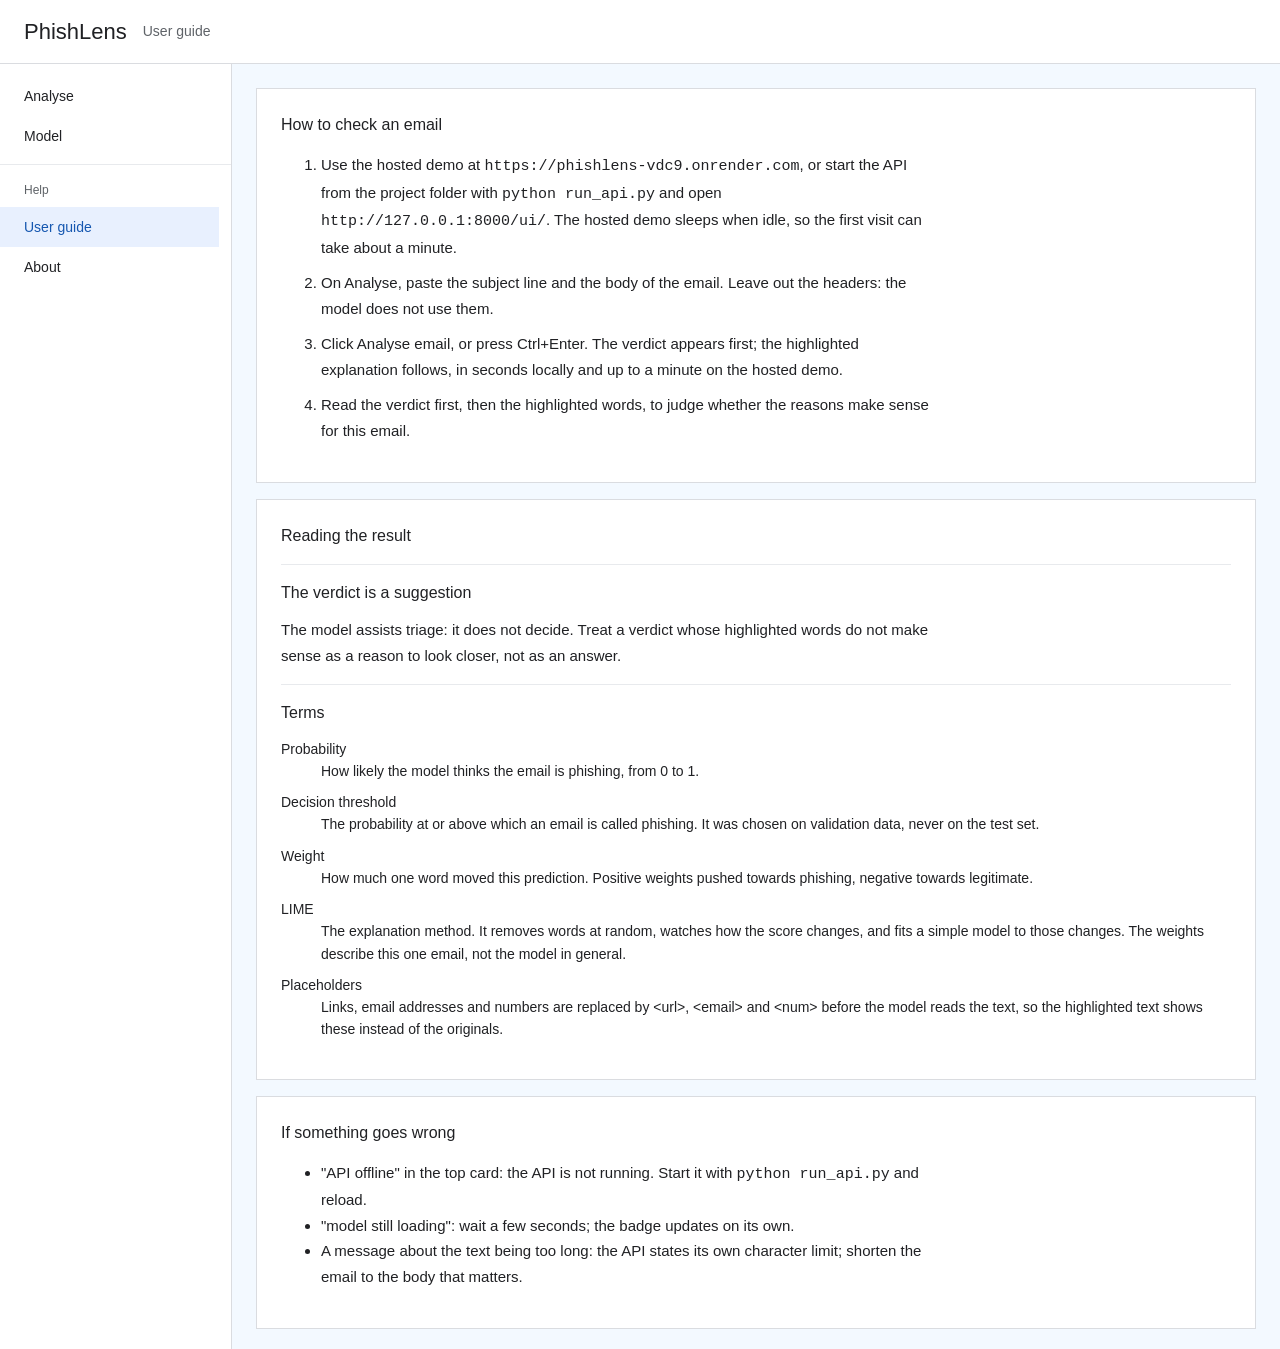
<file: src/web/guide.html>
<!-- guide.html - User guide: how to use the Analyse page and what its
     terms mean. Static text only. Author: Colile Sibanda -->
<!doctype html>
<html lang="en">
<head>
  <meta charset="utf-8">
  <meta name="viewport" content="width=device-width, initial-scale=1">
  <title>User guide - PhishLens</title>
  <link rel="icon" href="data:,">
  <link rel="stylesheet" href="static/css/theme.css">
</head>
<body>
  <header class="app-bar">
    <span class="app-name">PhishLens</span>
    <span class="breadcrumb">User guide</span>
  </header>

  <div class="shell">
    <nav class="nav-rail">
      <button class="nav-toggle" type="button" aria-label="Toggle navigation">Menu</button>
      <ul>
        <li><a href="index.html">Analyse</a></li>
        <li><a href="model.html">Model</a></li>
        <li class="nav-divider"><span>Help</span></li>
        <li><a href="guide.html" class="active">User guide</a></li>
        <li><a href="about.html">About</a></li>
      </ul>
    </nav>

    <main class="content">
      <div class="card">
        <p class="card-title">How to check an email</p>
        <ol class="guide-steps">
          <li>Use the hosted demo at <code>https://phishlens-vdc9.onrender.com</code>, or start the API from the project folder with <code>python run_api.py</code> and open <code>http://127.0.0.1:8000/ui/</code>. The hosted demo sleeps when idle, so the first visit can take about a minute.</li>
          <li>On Analyse, paste the subject line and the body of the email. Leave out the headers: the model does not use them.</li>
          <li>Click Analyse email, or press Ctrl+Enter. The verdict appears first; the highlighted explanation follows, in seconds locally and up to a minute on the hosted demo.</li>
          <li>Read the verdict first, then the highlighted words, to judge whether the reasons make sense for this email.</li>
        </ol>
      </div>

      <div class="card">
        <p class="card-title">Reading the result</p>
        <div class="guide-page">
          <h3>The verdict is a suggestion</h3>
          <p class="prose">The model assists triage: it does not decide. Treat a verdict whose highlighted words do not make sense as a reason to look closer, not as an answer.</p>
        </div>
        <div class="guide-page">
          <h3>Terms</h3>
          <dl class="glossary">
            <dt>Probability</dt>
            <dd>How likely the model thinks the email is phishing, from 0 to 1.</dd>
            <dt>Decision threshold</dt>
            <dd>The probability at or above which an email is called phishing. It was chosen on validation data, never on the test set.</dd>
            <dt>Weight</dt>
            <dd>How much one word moved this prediction. Positive weights pushed towards phishing, negative towards legitimate.</dd>
            <dt>LIME</dt>
            <dd>The explanation method. It removes words at random, watches how the score changes, and fits a simple model to those changes. The weights describe this one email, not the model in general.</dd>
            <dt>Placeholders</dt>
            <dd>Links, email addresses and numbers are replaced by &lt;url&gt;, &lt;email&gt; and &lt;num&gt; before the model reads the text, so the highlighted text shows these instead of the originals.</dd>
          </dl>
        </div>
      </div>

      <div class="card">
        <p class="card-title">If something goes wrong</p>
        <ul class="plain-list">
          <li>"API offline" in the top card: the API is not running. Start it with <code>python run_api.py</code> and reload.</li>
          <li>"model still loading": wait a few seconds; the badge updates on its own.</li>
          <li>A message about the text being too long: the API states its own character limit; shorten the email to the body that matters.</li>
        </ul>
      </div>
    </main>
  </div>

  <script src="static/js/common.js"></script>
</body>
</html>
</file>
<file: src/web/static/css/theme.css>
/* theme.css - plain Material/Google-style surface: light sky blue page
   background, white cards and chrome, one blue accent, flat borders,
   square corners, no shadows, no icons, no decoration.

   Three rules kept throughout:
   text carries the meaning, not colour or glyphs; one accent colour only
   (#1a73e8); and nothing is drawn that does not help a reader decide
   something. Status still uses colour, but every status also states its
   word, so colour is never the only channel. */

:root {
 --blue: #1a73e8;
 --blue-dark: #1557b0;
 --blue-wash: #e8f0fe;
 --bg: #f3f9ff;
 --surface: #ffffff;
 --border: #dadce0;
 --border-light: #e8eaed;
 --text: #202124;
 --text-muted: #5f6368;
 --success: #188038;
 --failed: #c5221f;
 --warn: #b06000;
 --grey-50: #f8f9fa;   /* table hover, row and column headers */
 --grey-100: #f1f3f4;  /* nav hover, chip hover, bar track */
 --radius: 0;
 --app-bar-height: 64px;
 --nav-rail-width: 232px;
 --nav-rail-width-collapsed: 0px;
}

* {
  box-sizing: border-box;
}

body {
  margin: 0;
  font-family: Roboto, "Helvetica Neue", Arial, sans-serif;
  font-size: 14px;
  line-height: 1.5;
  color: var(--text);
  background: var(--bg);
}

/* Top app bar: white, one hairline, product name only. */
.app-bar {
  height: var(--app-bar-height);
  background: var(--surface);
  border-bottom: 1px solid var(--border);
  color: var(--text);
  display: flex;
  align-items: center;
  gap: 16px;
  padding: 0 24px;
}

.app-bar .app-name {
  font-size: 22px;
  font-weight: 400;
  letter-spacing: 0;
}

.app-bar .breadcrumb {
  font-size: 14px;
  color: var(--text-muted);
}

.shell {
  display: flex;
  min-height: calc(100vh - var(--app-bar-height));
}

/* Left nav: text labels, pill highlight on the active item. */
.nav-rail {
  width: var(--nav-rail-width);
  background: var(--surface);
  border-right: 1px solid var(--border);
  padding: 12px 0;
  flex-shrink: 0;
}

.nav-rail.collapsed {
  width: var(--nav-rail-width-collapsed);
  overflow: hidden;
  padding: 0;
  border-right: none;
}

.nav-rail .nav-toggle {
  display: none;
}

.nav-rail ul {
  list-style: none;
  margin: 0;
  padding: 0;
}

.nav-rail li a {
  display: block;
  padding: 0 24px;
  margin-right: 12px;
  height: 40px;
  line-height: 40px;
  color: var(--text);
  text-decoration: none;
  font-size: 14px;
  border-radius: var(--radius);
  white-space: nowrap;
  overflow: hidden;
  text-overflow: ellipsis;
}

.nav-rail li a:hover {
  background: var(--grey-100);
}

.nav-rail li a.active {
  background: var(--blue-wash);
  color: var(--blue-dark);
  font-weight: 500;
}

/* Content: a single column of full-width sections by default. Pages that
   want a tiled row opt in with .card-row. */
.content {
  flex: 1;
  padding: 24px;
  display: flex;
  flex-direction: column;
  gap: 16px;
  align-items: stretch;
  min-width: 0;
  max-width: 1600px;
}

.card {
  background: var(--surface);
  border: 1px solid var(--border);
  border-radius: var(--radius);
  padding: 24px;
  min-width: 0;
}

.card .card-title {
  font-size: 16px;
  font-weight: 500;
  margin: 0 0 8px;
  color: var(--text);
}

.card .card-body {
  font-size: 14px;
  color: var(--text-muted);
  margin: 0;
}

/* .wide was the old grid-span escape hatch; in a flex column every card is
   already full width, so it is a no-op kept so templates need no edit. */
.card.wide {
  width: 100%;
}

.card-row {
  display: grid;
  grid-template-columns: repeat(auto-fill, minmax(260px, 1fr));
  gap: 16px;
}

/* Status: colour plus the word, never colour alone. */
.status-success { color: var(--success); font-weight: 500; }
.status-running { color: var(--blue); font-weight: 500; }
.status-failed { color: var(--failed); font-weight: 500; }
.status-unknown { color: var(--text-muted); font-weight: 500; }

/* Forms */
.field-row {
  display: flex;
  align-items: center;
  gap: 12px;
  margin-bottom: 16px;
  flex-wrap: wrap;
}

.field-row label {
  min-width: 160px;
  font-size: 14px;
  color: var(--text-muted);
}

.field-row input[type="text"],
.field-row input[type="number"],
.field-row input[type="file"],
.field-row select {
  flex: 1;
  min-width: 180px;
  padding: 8px 12px;
  font-size: 14px;
  color: var(--text);
  background: var(--surface);
  border: 1px solid var(--border);
  border-radius: var(--radius);
  font-family: inherit;
}

.field-row input[type="text"]:focus,
.field-row input[type="number"]:focus,
.field-row select:focus {
  outline: none;
  border-color: var(--blue);
}

fieldset {
  border: 1px solid var(--border);
  border-radius: var(--radius);
  margin: 0 0 16px;
  padding: 16px;
}

fieldset legend {
  font-size: 14px;
  font-weight: 500;
  padding: 0 8px;
  color: var(--text);
}

.hint {
  font-size: 13px;
  color: var(--text-muted);
  margin: 0 0 12px;
}

.checkbox-group {
  display: flex;
  flex-wrap: wrap;
  gap: 8px 24px;
}

.checkbox-item {
  display: flex;
  align-items: center;
  gap: 8px;
  font-size: 14px;
}

/* Buttons: text-transform none, no shadow, square corners. */
.btn-primary,
.btn-secondary {
  border: 1px solid transparent;
  border-radius: var(--radius);
  padding: 8px 24px;
  font-size: 14px;
  font-weight: 500;
  font-family: inherit;
  cursor: pointer;
  line-height: 20px;
}

.btn-primary {
  background: var(--blue);
  color: #ffffff;
}

.btn-primary:hover {
  background: var(--blue-dark);
}

.btn-primary:disabled {
  background: var(--grey-100);
  color: #9aa0a6;
  cursor: not-allowed;
}

.btn-secondary {
  background: var(--surface);
  color: var(--blue);
  border-color: var(--border);
  text-decoration: none;
  display: inline-block;
}

.btn-secondary:hover {
  background: var(--blue-wash);
  border-color: var(--blue);
}

.btn-link {
  border: none;
  background: none;
  color: var(--blue);
  cursor: pointer;
  font-size: 13px;
  padding: 0;
  font-family: inherit;
  text-decoration: none;
}

.btn-link:hover {
  text-decoration: underline;
}

/* Banners: tinted background, left rule, no icon. */
.banner {
  padding: 12px 16px;
  border-radius: var(--radius);
  font-size: 14px;
  margin: 12px 0;
}

.banner-error {
  background: #fce8e6;
  color: #c5221f;
  border-left: 4px solid var(--failed);
}

.banner-info {
  background: var(--blue-wash);
  color: var(--blue-dark);
  border-left: 4px solid var(--blue);
}

/* Data tables */
.data-table {
  width: 100%;
  border-collapse: collapse;
  font-size: 14px;
  margin: 8px 0;
}

.data-table th,
.data-table td {
  text-align: left;
  padding: 12px 16px;
  border-bottom: 1px solid var(--border-light);
  white-space: nowrap;
}

.data-table th {
  cursor: pointer;
  color: var(--text-muted);
  font-weight: 500;
  user-select: none;
  border-bottom: 1px solid var(--border);
}

.data-table th:hover {
  color: var(--text);
}

/* Sort direction is spelled out, so no arrow glyph is needed. */
.data-table th[data-sort="asc"]::after {
  content: " (asc)";
  font-weight: 400;
  color: var(--blue);
}

.data-table th[data-sort="desc"]::after {
  content: " (desc)";
  font-weight: 400;
  color: var(--blue);
}

.data-table tbody tr:hover {
  background: var(--grey-50);
}

/* Run detail */
.detail-list {
  display: grid;
  grid-template-columns: 200px 1fr;
  gap: 8px 16px;
  font-size: 14px;
  margin: 8px 0;
}

.detail-list dt {
  color: var(--text-muted);
  font-weight: 400;
}

.detail-list dd {
  margin: 0;
  word-break: break-word;
}

.log-view {
  background: var(--grey-50);
  color: var(--text);
  border: 1px solid var(--border);
  font-family: "Roboto Mono", Consolas, monospace;
  font-size: 13px;
  padding: 16px;
  border-radius: var(--radius);
  max-height: 360px;
  overflow-y: auto;
  white-space: pre-wrap;
  word-break: break-word;
}

/* Bar charts */
.bar-chart {
  margin: 16px 0;
}

.bar-chart-title {
  font-size: 14px;
  font-weight: 500;
  margin: 0 0 12px;
}

.bar-row {
  display: flex;
  align-items: center;
  gap: 12px;
  margin-bottom: 8px;
  font-size: 13px;
}

.bar-label {
  width: 160px;
  flex-shrink: 0;
  color: var(--text-muted);
  overflow: hidden;
  text-overflow: ellipsis;
  white-space: nowrap;
}

.bar-track {
  flex: 1;
  background: var(--grey-100);
  border-radius: var(--radius);
  height: 16px;
  overflow: hidden;
}

.bar-fill {
  display: block;
  height: 100%;
  background: var(--blue);
}

.bar-value {
  width: 80px;
  flex-shrink: 0;
  text-align: right;
  color: var(--text);
}

/* ---- Builder pages: side-by-side settings, drag chips, grid, graph ---- */

.nav-divider {
  padding: 16px 24px 8px;
  font-size: 12px;
  font-weight: 500;
  color: var(--text-muted);
  border-top: 1px solid var(--border-light);
  margin-top: 8px;
}

/* A row of independent controls, each labelled above its input. Used where
   a stacked label/field row would force a short label ("k") to occupy the
   wide label column. */
.shared-settings {
  display: flex;
  align-items: flex-end;
  gap: 16px;
  flex-wrap: wrap;
  margin-top: 16px;
}

.field-group {
  display: flex;
  flex-direction: column;
  gap: 4px;
}

.field-group.grow {
  flex: 1;
  min-width: 240px;
}

.field-group label {
  font-size: 12px;
  color: var(--text-muted);
}

.field-group input,
.field-group select {
  padding: 8px 12px;
  font-size: 14px;
  color: var(--text);
  background: var(--surface);
  border: 1px solid var(--border);
  border-radius: var(--radius);
  font-family: inherit;
  width: 100px;
}

/* A select sizes to its longest option rather than the narrow default
   that suits a numeric input. Declared BEFORE the .grow override, which
   has the same specificity and must win for full-width selects. */
.field-group select {
  width: auto;
  min-width: 140px;
}

.field-group.grow input,
.field-group.grow select {
  width: 100%;
}

.field-group input:focus,
.field-group select:focus {
  outline: none;
  border-color: var(--blue);
}

/* Draggable technique chips */
.palette {
  display: flex;
  flex-direction: column;
  gap: 8px;
}

.palette-row {
  display: flex;
  align-items: center;
  gap: 8px;
  flex-wrap: wrap;
}

.palette-label {
  width: 100px;
  flex-shrink: 0;
  font-size: 13px;
  color: var(--text-muted);
}

.tech-card {
  display: inline-flex;
  align-items: center;
  gap: 6px;
  background: var(--surface);
  border: 1px solid var(--border);
  border-radius: var(--radius);
  padding: 4px 12px;
  font-size: 13px;
  cursor: grab;
  user-select: none;
}

.tech-card:hover {
  background: var(--grey-100);
  border-color: var(--text-muted);
}

/* The baseline is marked by weight and a wash, not by a coloured bar. */
.tech-card.is-baseline {
  background: var(--blue-wash);
  border-color: var(--blue);
  color: var(--blue-dark);
  font-weight: 500;
}

.tech-card.in-cell {
  cursor: default;
  margin: 2px 4px 2px 0;
}

.card-remove {
  border: none;
  background: none;
  color: var(--text-muted);
  cursor: pointer;
  font-size: 13px;
  padding: 0 0 0 2px;
  line-height: 1;
  font-family: inherit;
}

.card-remove:hover {
  color: var(--failed);
}

/* The grid */
.grid-scroll {
  overflow-x: auto;
}

.compose-grid {
  border-collapse: collapse;
  font-size: 14px;
  min-width: 100%;
}

.compose-grid th,
.compose-grid td {
  border: 1px solid var(--border-light);
  padding: 12px;
  vertical-align: top;
}

.compose-grid .col-head {
  background: var(--grey-50);
  min-width: 210px;
  border-bottom: 1px solid var(--border);
}

/* A column that varies more than one component cannot attribute an
   effect. Marked with a wash and a word, not with red alone. */
.compose-grid .col-head.not-ofat {
  background: #fef7e0;
}

.col-name {
  width: 100%;
  border: 1px solid transparent;
  background: none;
  font-weight: 500;
  font-size: 14px;
  font-family: inherit;
  padding: 4px;
  border-radius: var(--radius);
  color: var(--text);
}

.col-name:focus {
  outline: none;
  border-color: var(--blue);
  background: var(--surface);
}

.col-sub {
  font-size: 12px;
  color: var(--text-muted);
  margin-top: 4px;
}

.row-label {
  background: var(--grey-50);
  font-weight: 500;
  font-size: 13px;
  white-space: nowrap;
  width: 140px;
}

.row-note {
  font-size: 12px;
  color: var(--text-muted);
  font-weight: 400;
}

.row-note.warn {
  color: var(--warn);
}

.grid-cell {
  min-width: 210px;
}

.grid-cell.drop-target {
  background: var(--blue-wash);
  outline: 2px dashed var(--blue);
  outline-offset: -2px;
}

.start-label,
.start-cell {
  background: var(--grey-50);
}

.cost {
  font-size: 13px;
  margin-bottom: 12px;
  line-height: 1.5;
  color: var(--text-muted);
}

.cost strong {
  color: var(--text);
  font-weight: 500;
}

.muted {
  color: var(--text-muted);
  font-size: 13px;
}

/* Network graph */
.network-scroll {
  overflow-x: auto;
  padding-bottom: 8px;
}

.network-canvas {
  position: relative;
}

.network-edges {
  position: absolute;
  inset: 0;
  pointer-events: none;
  z-index: 0;
}

.layer-header {
  position: absolute;
  top: 0;
  font-size: 12px;
  font-weight: 500;
  color: var(--text-muted);
}

.net-node {
  position: absolute;
  z-index: 1;
  border: 1px solid var(--border);
  border-radius: var(--radius);
  padding: 8px 12px;
  font-size: 13px;
  display: flex;
  flex-direction: column;
  line-height: 1.4;
  background: var(--surface);
}

.net-node.best {
  border-color: var(--success);
  box-shadow: inset 0 0 0 1px var(--success);
}

.net-name {
  font-weight: 500;
  color: var(--text);
}

.net-stat {
  font-size: 12px;
  color: var(--text-muted);
}

/* ---- Reading pages: dashboard, findings, explorer, guide -------------- */

.card-head {
  display: flex;
  align-items: baseline;
  justify-content: space-between;
  gap: 16px;
  flex-wrap: wrap;
}

/* Live/idle badge. The word carries the state; the dot is decoration. */
.pulse {
  font-size: 13px;
  color: var(--text-muted);
  display: inline-flex;
  align-items: center;
  gap: 8px;
}

.pulse::before {
  content: "";
  width: 8px;
  height: 8px;
  background: var(--text-muted);
}

.pulse.live {
  color: var(--success);
}

.pulse.live::before {
  background: var(--success);
}

/* Headline numbers */
.stat-strip {
  display: grid;
  grid-template-columns: repeat(auto-fit, minmax(150px, 1fr));
  gap: 1px;
  background: var(--border-light);
  border: 1px solid var(--border-light);
  margin: 16px 0;
}

.stat-tile {
  background: var(--surface);
  padding: 16px;
}

.stat-value {
  font-size: 26px;
  font-weight: 400;
  color: var(--text);
  line-height: 1.2;
}

.stat-label {
  font-size: 13px;
  color: var(--text-muted);
  margin-top: 4px;
}

/* Expandable depth. Closed by default so a newcomer is not buried. */
.explainer {
  border: 1px solid var(--border-light);
  margin: 12px 0;
  background: var(--grey-50);
}

.explainer > summary {
  cursor: pointer;
  padding: 10px 16px;
  font-size: 14px;
  color: var(--blue);
  user-select: none;
  list-style-position: inside;
}

.explainer > summary:hover {
  background: var(--grey-100);
}

.explainer[open] > summary {
  border-bottom: 1px solid var(--border-light);
  font-weight: 500;
}

.explainer-body {
  padding: 4px 16px 12px;
}

.explainer-body p {
  font-size: 14px;
  line-height: 1.65;
  color: var(--text);
  margin: 10px 0;
  max-width: 78ch;
}

/* Prose: long-form reading needs a measure, not the full card width. */
.prose {
  font-size: 15px;
  line-height: 1.7;
  max-width: 78ch;
  margin: 12px 0;
}

.plain-list,
.guide-steps {
  max-width: 78ch;
  line-height: 1.7;
  font-size: 15px;
}

.guide-steps li {
  margin-bottom: 10px;
}

.guide-page {
  border-top: 1px solid var(--border-light);
  padding-top: 16px;
  margin-top: 16px;
}

.guide-page h3 {
  font-size: 16px;
  font-weight: 500;
  margin: 0 0 4px;
}

.glossary dt {
  font-weight: 500;
  color: var(--text);
}

.glossary dd {
  margin-bottom: 10px;
  line-height: 1.6;
}

/* Verdict lines: the one-sentence answer, stated before any table. */
.verdict {
  font-size: 17px;
  line-height: 1.55;
  margin: 12px 0;
  padding: 12px 16px;
  border-left: 4px solid var(--text-muted);
  background: var(--grey-50);
  max-width: 78ch;
}

.verdict.positive {
  border-left-color: var(--success);
}

.verdict.null {
  border-left-color: var(--text-muted);
}

.verdict.unclear {
  border-left-color: var(--warn);
}

/* Sweep list */
.sweep-row {
  border-top: 1px solid var(--border-light);
  padding: 16px 0;
}

.sweep-head {
  display: flex;
  align-items: center;
  gap: 12px;
  flex-wrap: wrap;
}

.sweep-name {
  font-size: 16px;
  font-weight: 500;
}

.sweep-facts {
  font-size: 13px;
  color: var(--text-muted);
  margin: 6px 0 10px;
}

.sweep-actions {
  display: flex;
  align-items: center;
  gap: 16px;
}

/* Charts */
.chart-figure {
  margin: 0;
}

.chart {
  width: 100%;
  height: auto;
  display: block;
}

.chart .tick {
  font-size: 11px;
  fill: var(--text-muted);
  font-family: Roboto, Arial, sans-serif;
}

.chart .axis-title {
  font-size: 12px;
  fill: var(--text-muted);
  font-family: Roboto, Arial, sans-serif;
}

.chart-key {
  display: flex;
  flex-wrap: wrap;
  gap: 8px 20px;
  margin: 8px 0 4px;
  font-size: 13px;
  color: var(--text-muted);
}

.key-item {
  display: inline-flex;
  align-items: center;
  gap: 6px;
}

.key-swatch {
  width: 12px;
  height: 12px;
  display: inline-block;
}

.chart-figure figcaption {
  font-size: 13px;
  color: var(--text-muted);
  line-height: 1.6;
  max-width: 78ch;
  margin-top: 6px;
}

/* Win/loss bar: the count, not just the median */
.winloss {
  min-width: 170px;
}

.winloss-bar {
  display: flex;
  height: 10px;
  background: var(--grey-100);
  overflow: hidden;
}

.winloss-seg {
  display: block;
  height: 100%;
}

.winloss-caption {
  font-size: 12px;
  color: var(--text-muted);
  display: block;
  margin-top: 4px;
  white-space: normal;
}

/* ---- PhishLens additions: email input, probability meter, token
   highlights. Built from the existing tokens only. ---- */

.email-input {
  display: block;
  width: 100%;
  min-height: 220px;
  margin: 12px 0 4px;
  padding: 12px;
  font: 14px/1.5 Consolas, "Courier New", monospace;
  color: var(--text);
  background: var(--surface);
  border: 1px solid var(--border);
  border-radius: var(--radius);
  resize: vertical;
}

.email-input:focus {
  outline: none;
  border-color: var(--blue);
}

.action-row {
  display: flex;
  align-items: center;
  gap: 8px;
  flex-wrap: wrap;
  margin-top: 12px;
}

.action-row .hint {
  margin-left: auto;
}

.verdict.phishing {
  border-left-color: var(--failed);
}

/* Probability meter: the fill is P(phishing); the black line is the
   decision threshold. Both are printed as numbers beside it. */
.meter {
  position: relative;
  height: 16px;
  background: var(--grey-100);
  margin: 8px 0 4px;
  max-width: 78ch;
}

.meter-fill {
  display: block;
  height: 100%;
  background: var(--blue);
}

.meter-mark {
  position: absolute;
  top: -4px;
  bottom: -4px;
  width: 2px;
  background: var(--text);
}

/* Highlighted explanation. Red pushes towards phishing, blue towards
   legitimate (red/blue, not red/green, for colour-blind readers). The
   direction is also carried by the underline style and the hover text. */
.token-view {
  font: 14px/1.9 Consolas, "Courier New", monospace;
  white-space: pre-wrap;
  word-break: break-word;
  border: 1px solid var(--border-light);
  padding: 12px;
  max-height: 420px;
  overflow-y: auto;
}

.tok-p { border-bottom: 2px solid var(--failed); }
.tok-l { border-bottom: 2px dotted var(--blue); }
.tok-p.s1 { background: color-mix(in srgb, var(--failed) 10%, white); }
.tok-p.s2 { background: color-mix(in srgb, var(--failed) 20%, white); }
.tok-p.s3 { background: color-mix(in srgb, var(--failed) 30%, white); }
.tok-p.s4 { background: color-mix(in srgb, var(--failed) 40%, white); }
.tok-p.s5 { background: color-mix(in srgb, var(--failed) 50%, white); }
.tok-l.s1 { background: color-mix(in srgb, var(--blue) 10%, white); }
.tok-l.s2 { background: color-mix(in srgb, var(--blue) 20%, white); }
.tok-l.s3 { background: color-mix(in srgb, var(--blue) 30%, white); }
.tok-l.s4 { background: color-mix(in srgb, var(--blue) 40%, white); }
.tok-l.s5 { background: color-mix(in srgb, var(--blue) 50%, white); }

.token-key {
  display: flex;
  gap: 16px;
  flex-wrap: wrap;
  font-size: 13px;
  color: var(--text-muted);
  margin: 8px 0;
}

/* Narrow screens: the nav rail becomes a strip above the content so the
   cards keep the full width. */
@media (max-width: 720px) {
  .shell {
    flex-direction: column;
  }
  .nav-rail {
    width: auto;
    border-right: none;
    border-bottom: 1px solid var(--border);
    padding: 4px 0;
  }
  .nav-rail ul {
    display: flex;
    flex-wrap: wrap;
  }
  .nav-rail .nav-divider {
    display: none;
  }
  .content {
    padding: 12px;
  }
  .card {
    padding: 16px;
  }
}

/* Tables in black and white: black text and hairlines, white background,
   no tinted header or hover wash. */
.data-table th,
.data-table td {
  color: #000;
  background: #fff;
  border: 1px solid #000;
}

.data-table th {
  font-weight: 500;
}

.data-table th:hover {
  color: #000;
}

.data-table th[data-sort="asc"]::after,
.data-table th[data-sort="desc"]::after {
  color: #000;
}

.data-table tbody tr:hover {
  background: #fff;
}
</file>
